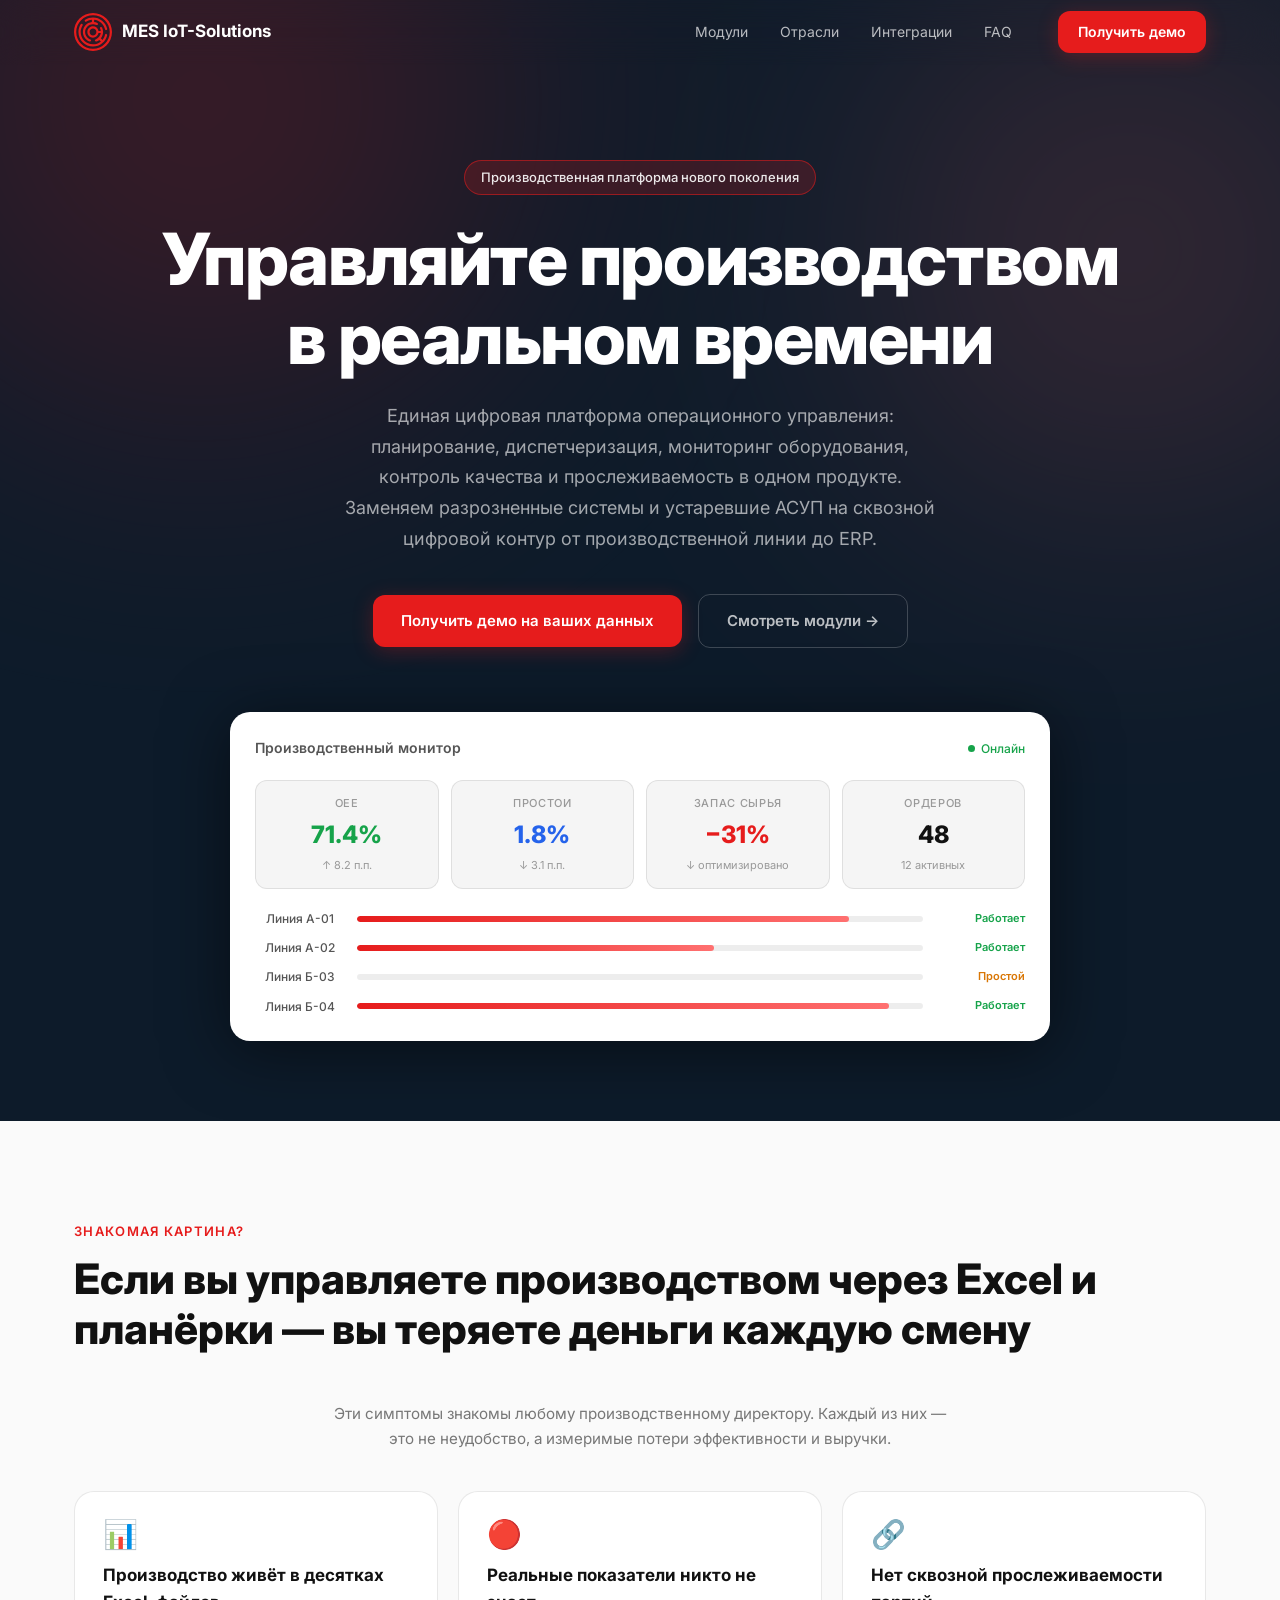
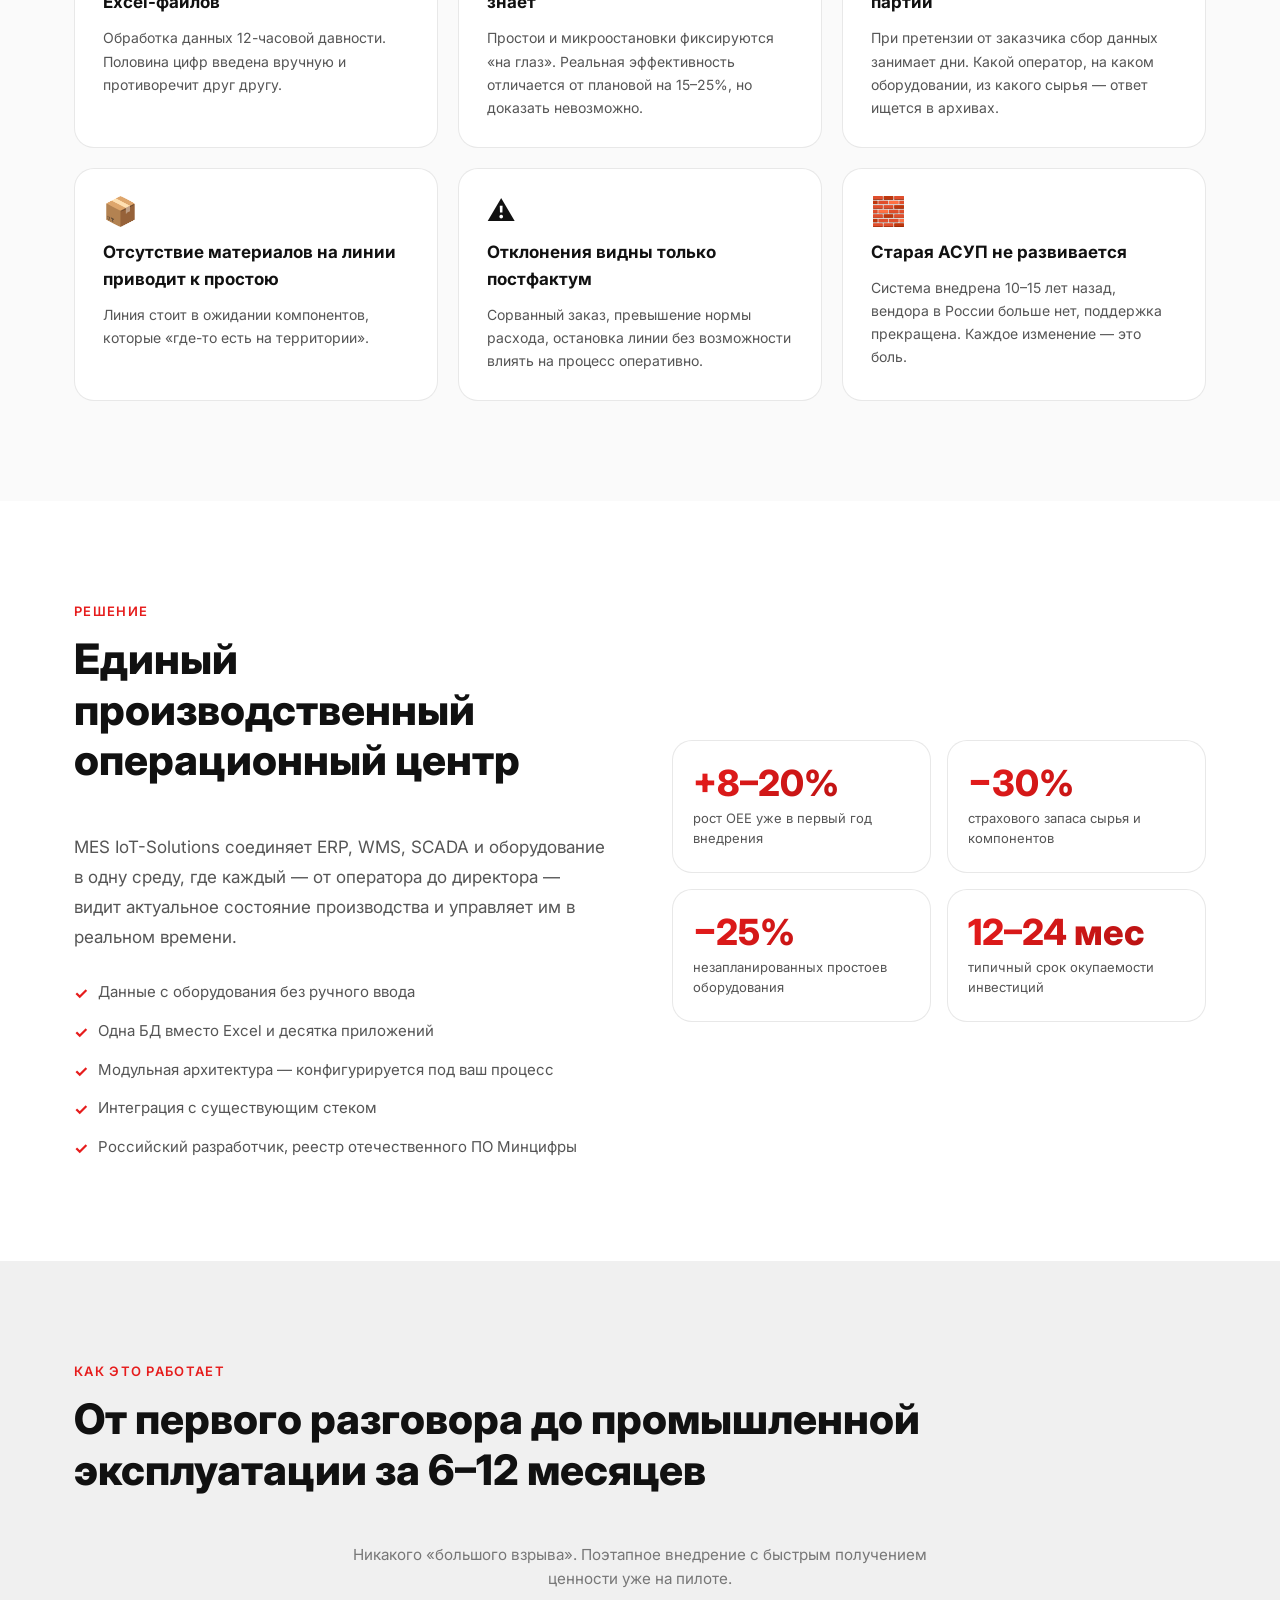
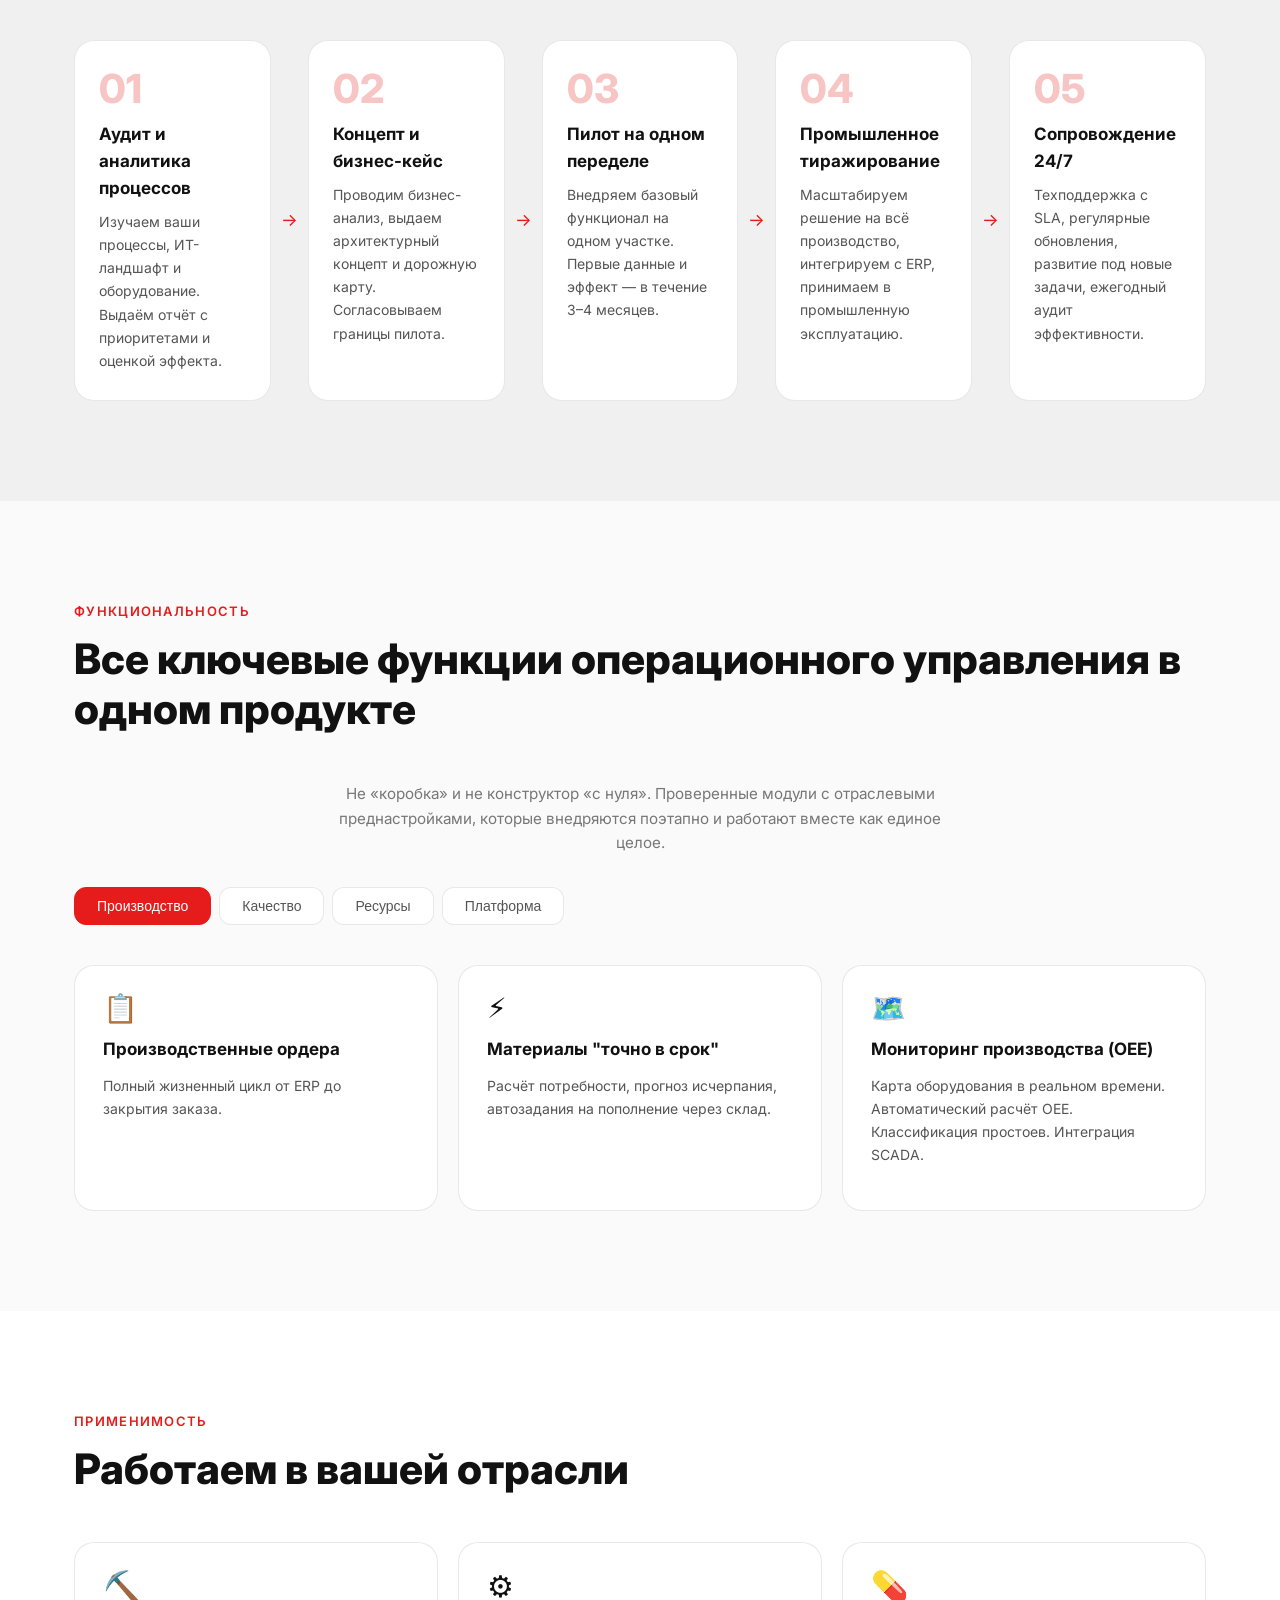
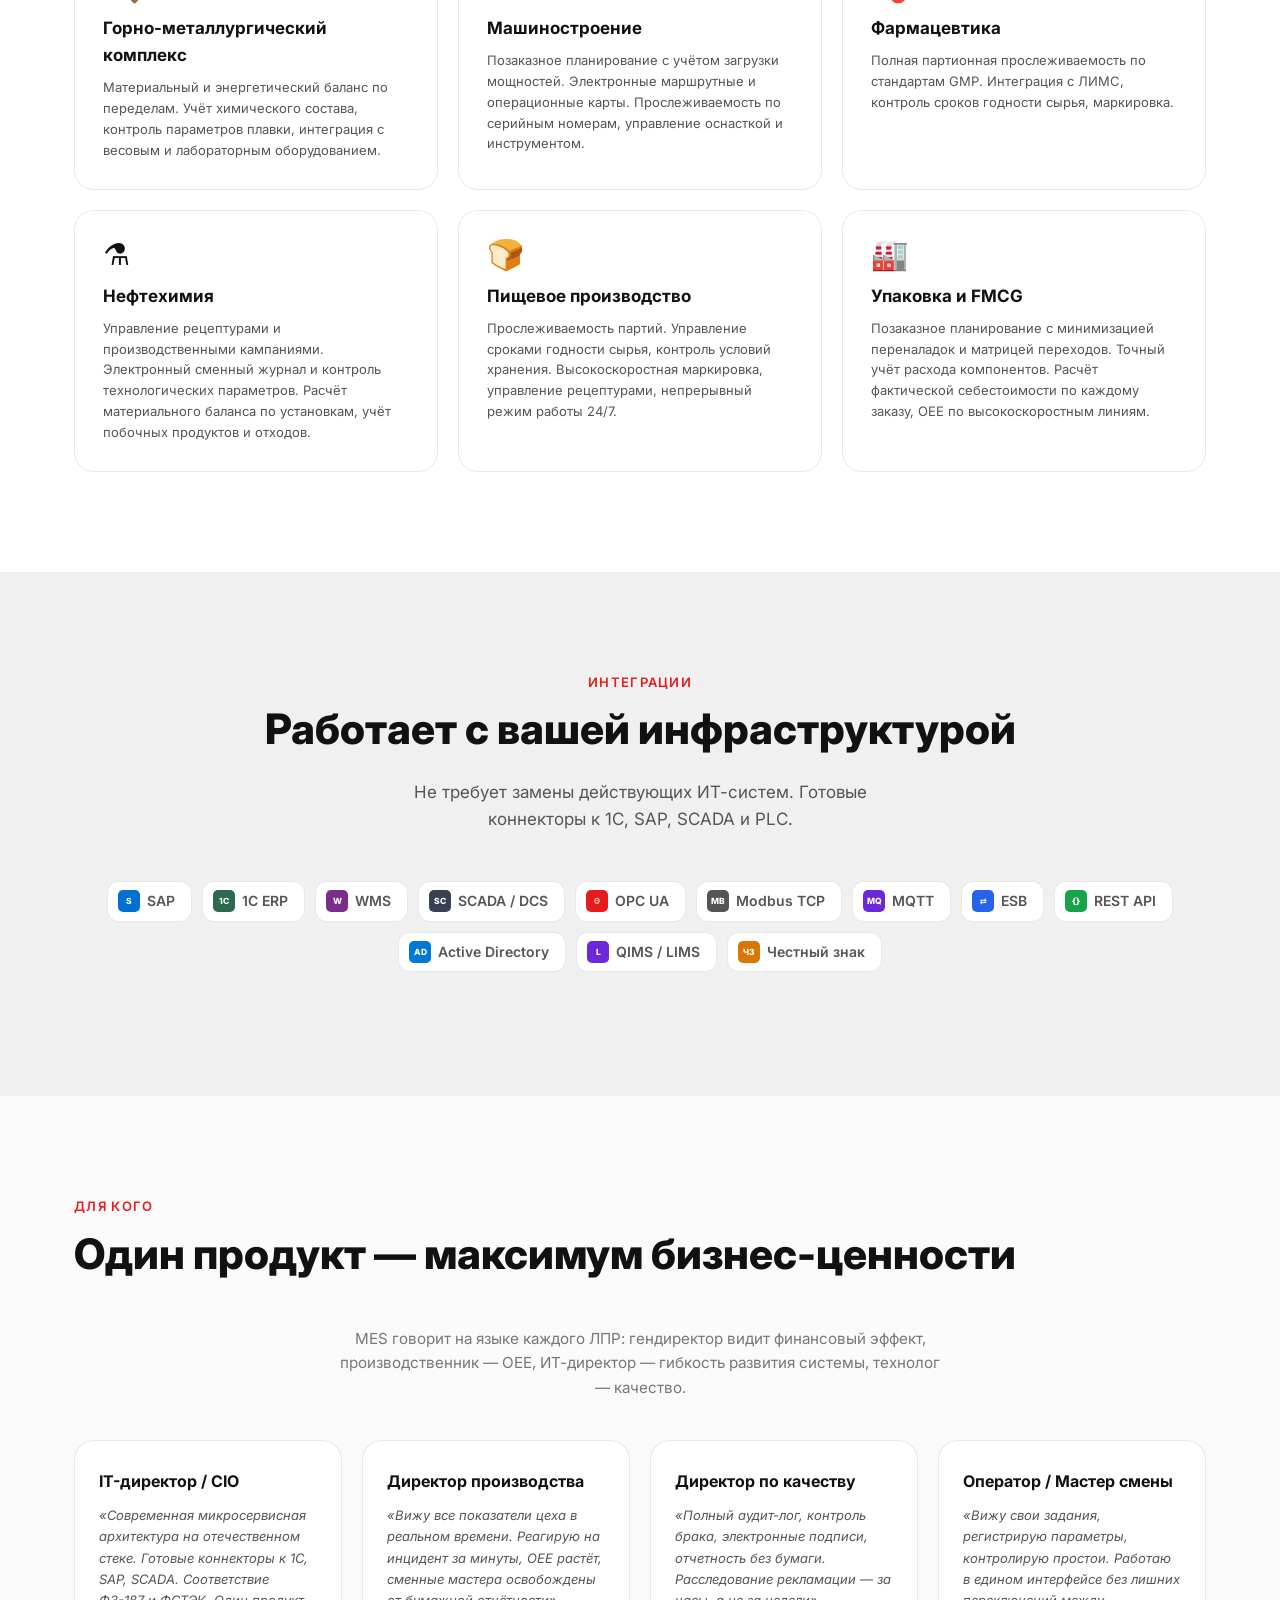
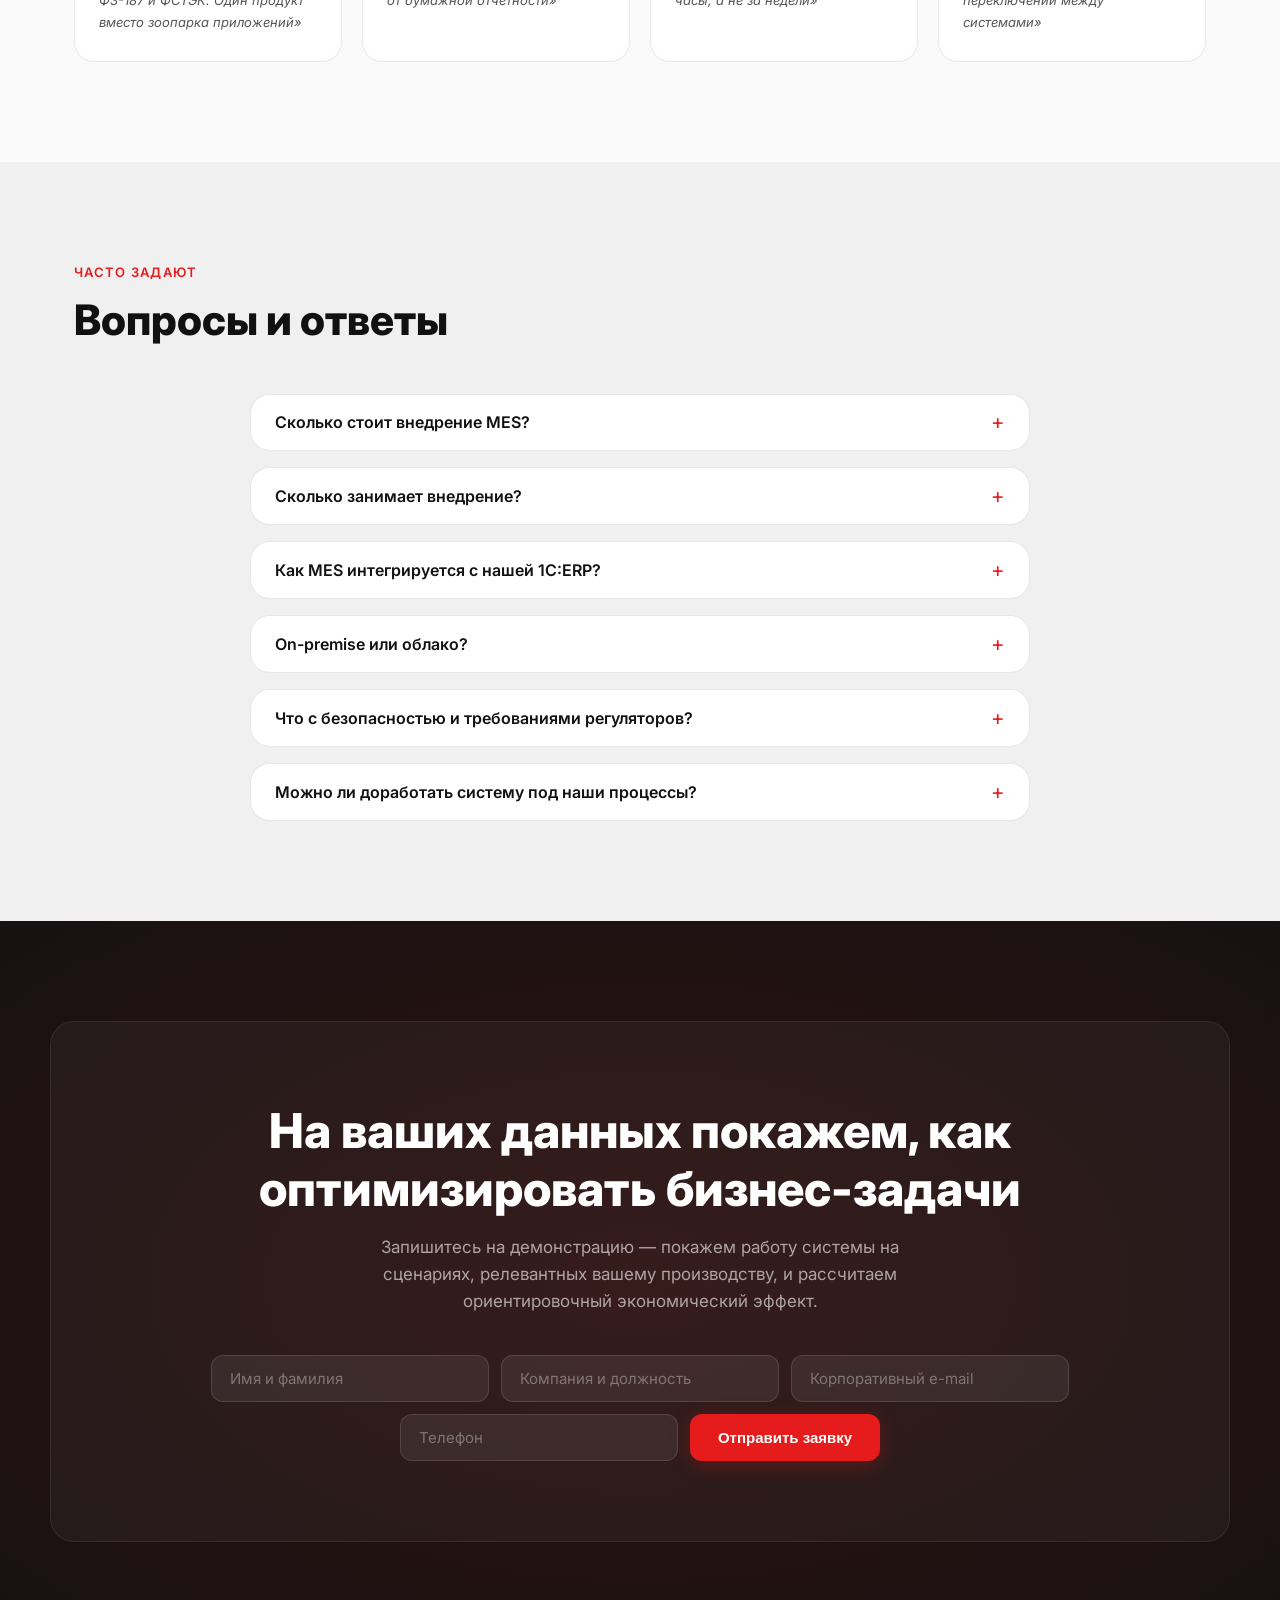
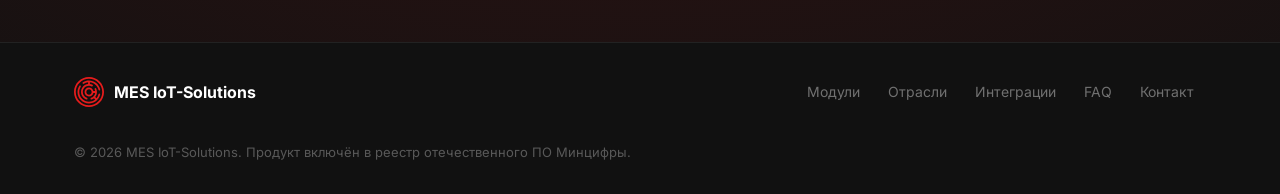
<file: index.html>
<!DOCTYPE html>
<html lang="ru">
<head>
  <meta charset="UTF-8" />
  <meta name="viewport" content="width=device-width, initial-scale=1.0" />
  <title>MES IoT-Solutions — Российская производственная система реального времени</title>
  <meta name="description" content="Промышленная MES-система от российского разработчика. Единая платформа: планирование, мониторинг OEE, качество, ТОиР, прослеживаемость. Интеграция с 1С и SAP." />
  <link rel="stylesheet" href="styles.css" />
  <link rel="preconnect" href="https://fonts.googleapis.com" />
  <link href="https://fonts.googleapis.com/css2?family=Inter:wght@300;400;500;600;700;800&display=swap" rel="stylesheet" />
</head>
<body>

  <!-- NAV -->
  <nav class="nav" id="nav">
    <div class="container nav__inner">
      <a href="#" class="nav__logo">
        <svg width="38" height="38" viewBox="0 0 92 92" fill="none" xmlns="http://www.w3.org/2000/svg" aria-hidden="true" style="flex-shrink:0">
          <path d="M21.5625 46C21.5625 56.359 28.1356 65.6278 37.9189 69.0643C39.3234 69.5576 40.8618 68.8192 41.3553 67.4146C41.8487 66.0102 41.11 64.4717 39.7055 63.9783C32.078 61.2991 26.9531 54.0741 26.9531 46C26.9531 35.4974 35.4974 26.9531 46 26.9531C48.8905 26.9531 51.6673 27.5867 54.2538 28.8359C55.5942 29.4838 57.2055 28.9218 57.8531 27.5815C58.5007 26.2412 57.939 24.6298 56.5985 23.9822C54.0883 22.7695 51.4395 22.009 48.6953 21.7091V16.2966C61.7027 17.4897 72.2824 26.9891 75.0947 39.4083C75.4228 40.8575 76.8633 41.7709 78.3186 41.4419C79.7705 41.1132 80.6808 39.6698 80.3521 38.2179C76.8019 22.5386 62.7438 10.7812 46 10.7812C39.3338 10.7812 32.8392 12.661 27.2185 16.2172C25.9605 17.013 25.5859 18.6782 26.3819 19.936C27.1777 21.1941 28.8431 21.5686 30.1007 20.7726C34.0966 18.2444 38.6157 16.7217 43.3047 16.2978V21.7118C31.0935 23.0579 21.5625 33.4361 21.5625 46Z" fill="#E61C1C"/>
          <path d="M78.3182 50.5587C76.8669 50.2299 75.4231 51.1404 75.0943 52.5922C74.0553 57.1809 71.909 61.4729 68.8974 65.0857L65.0704 61.2587C68.462 57.0183 70.4375 51.674 70.4375 46C70.4375 42.2907 69.6235 38.7248 68.0178 35.4013C67.3702 34.0612 65.759 33.4995 64.4183 34.1469C63.078 34.7945 62.5163 36.406 63.1639 37.7464C64.0198 39.518 64.5865 41.379 64.8586 43.3047H59.388C58.133 37.0613 52.6077 32.3438 46.0002 32.3438C38.47 32.3438 32.3439 38.4699 32.3439 46C32.3439 53.5302 38.47 59.6563 46.0002 59.6563C52.6077 59.6563 58.133 54.9388 59.388 48.6953H64.8516C63.8548 55.6464 59.0613 61.6016 52.2945 63.9785C50.8902 64.4719 50.1515 66.0104 50.6447 67.4148C51.1382 68.8193 52.6766 69.5578 54.0811 69.0645C56.734 68.1327 59.1483 66.769 61.2621 65.0739L65.0887 68.9005C59.7206 73.384 52.9235 75.8282 46 75.8282C29.5527 75.8282 16.1719 62.4474 16.1719 46C16.1719 40.3557 17.7628 34.858 20.7726 30.1009C21.5686 28.8429 21.194 27.1779 19.936 26.3821C18.678 25.5863 17.0132 25.9607 16.2172 27.2187C12.661 32.8394 10.7812 39.3338 10.7812 46C10.7812 65.4198 26.5803 81.2188 46 81.2188C62.7442 81.2188 76.8013 69.462 80.3519 53.7827C80.6806 52.331 79.7701 50.8875 78.3182 50.5587ZM46 54.2657C41.4424 54.2657 37.7344 50.5576 37.7344 46C37.7344 41.4424 41.4424 37.7344 46 37.7344C50.5576 37.7344 54.2656 41.4424 54.2656 46C54.2656 50.5576 50.5576 54.2657 46 54.2657Z" fill="#E61C1C"/>
          <path d="M46 0C20.5771 0 0 20.5737 0 46C0 71.4229 20.5737 92 46 92C71.4227 92 92 71.4263 92 46C92 20.5771 71.4263 0 46 0ZM46 86.6094C23.5565 86.6094 5.39062 68.4467 5.39062 46C5.39062 23.5565 23.5533 5.39062 46 5.39062C68.4433 5.39062 86.6094 23.5531 86.6094 46C86.6094 68.4433 68.4469 86.6094 46 86.6094Z" fill="#E61C1C"/>
        </svg>
        MES IoT-Solutions
      </a>
      <ul class="nav__links">
        <li><a href="#modules">Модули</a></li>
        <li><a href="#industries">Отрасли</a></li>
        <li><a href="#integrations">Интеграции</a></li>
        <li><a href="#faq">FAQ</a></li>
      </ul>
      <a href="#cta" class="btn btn--primary btn--sm">Получить демо</a>
      <button class="nav__burger" id="burger" aria-label="Меню">
        <span></span><span></span><span></span>
      </button>
    </div>
  </nav>

  <!-- HERO -->
  <section class="hero">
    <div class="hero__glow hero__glow--1"></div>
    <div class="hero__glow hero__glow--2"></div>
    <div class="container hero__inner">
      <div class="hero__badge fade-in">Производственная платформа нового поколения</div>
      <h1 class="hero__title fade-in">
        Управляйте производством<br />
        <span class="gradient-text">в реальном времени</span>
      </h1>
      <p class="hero__sub fade-in">
        Единая цифровая платформа операционного управления: планирование, диспетчеризация, мониторинг оборудования, контроль качества и прослеживаемость в одном продукте. Заменяем разрозненные системы и устаревшие АСУП на сквозной цифровой контур от производственной линии до ERP.
      </p>
      <div class="hero__actions fade-in">
        <a href="#cta" class="btn btn--primary">Получить демо на ваших данных</a>
        <a href="#modules" class="btn btn--ghost">Смотреть модули →</a>
      </div>
      <div class="hero__dashboard fade-in" aria-hidden="true">
        <div class="dashboard">
          <div class="dashboard__header">
            <div class="dashboard__title">Производственный монитор</div>
            <div class="dashboard__live"><span class="dot dot--green"></span>Онлайн</div>
          </div>
          <div class="dashboard__grid">
            <div class="dashboard__kpi">
              <div class="kpi__label">OEE</div>
              <div class="kpi__value kpi__value--green">71.4%</div>
              <div class="kpi__delta">↑ 8.2 п.п.</div>
            </div>
            <div class="dashboard__kpi">
              <div class="kpi__label">Простои</div>
              <div class="kpi__value kpi__value--blue">1.8%</div>
              <div class="kpi__delta">↓ 3.1 п.п.</div>
            </div>
            <div class="dashboard__kpi">
              <div class="kpi__label">Запас сырья</div>
              <div class="kpi__value kpi__value--purple">−31%</div>
              <div class="kpi__delta">↓ оптимизировано</div>
            </div>
            <div class="dashboard__kpi">
              <div class="kpi__label">Ордеров</div>
              <div class="kpi__value">48</div>
              <div class="kpi__delta">12 активных</div>
            </div>
          </div>
          <div class="dashboard__lines">
            <div class="line-row">
              <div class="line-row__name">Линия А-01</div>
              <div class="line-row__bar"><div class="line-row__fill" style="width:87%"></div></div>
              <div class="line-row__status status--green">Работает</div>
            </div>
            <div class="line-row">
              <div class="line-row__name">Линия А-02</div>
              <div class="line-row__bar"><div class="line-row__fill" style="width:63%"></div></div>
              <div class="line-row__status status--green">Работает</div>
            </div>
            <div class="line-row">
              <div class="line-row__name">Линия Б-03</div>
              <div class="line-row__bar"><div class="line-row__fill" style="width:0%"></div></div>
              <div class="line-row__status status--yellow">Простой</div>
            </div>
            <div class="line-row">
              <div class="line-row__name">Линия Б-04</div>
              <div class="line-row__bar"><div class="line-row__fill" style="width:94%"></div></div>
              <div class="line-row__status status--green">Работает</div>
            </div>
          </div>
        </div>
      </div>
    </div>
  </section>

  <!-- PAIN POINTS -->
  <section class="pain section">
    <div class="container">
      <div class="section__label reveal">Знакомая картина?</div>
      <h2 class="section__title reveal">Если вы управляете производством через Excel и планёрки — вы теряете деньги каждую смену</h2>
      <p style="text-align:center;color:var(--muted);max-width:640px;margin:0 auto 2.5rem;font-size:.95rem;" class="reveal">
        Эти симптомы знакомы любому производственному директору. Каждый из них — это не неудобство, а измеримые потери эффективности и выручки.
      </p>
      <div class="pain__grid">
        <div class="pain__card reveal">
          <div class="pain__icon">📊</div>
          <h3>Производство живёт в десятках Excel-файлов</h3>
          <p>Обработка данных 12-часовой давности. Половина цифр введена вручную и противоречит друг другу.</p>
        </div>
        <div class="pain__card reveal">
          <div class="pain__icon">🔴</div>
          <h3>Реальные показатели никто не знает</h3>
          <p>Простои и микроостановки фиксируются «на глаз». Реальная эффективность отличается от плановой на 15–25%, но доказать невозможно.</p>
        </div>
        <div class="pain__card reveal">
          <div class="pain__icon">🔗</div>
          <h3>Нет сквозной прослеживаемости партий</h3>
          <p>При претензии от заказчика сбор данных занимает дни. Какой оператор, на каком оборудовании, из какого сырья — ответ ищется в архивах.</p>
        </div>
        <div class="pain__card reveal">
          <div class="pain__icon">📦</div>
          <h3>Отсутствие материалов на линии приводит к простою</h3>
          <p>Линия стоит в ожидании компонентов, которые «где-то есть на территории».</p>
        </div>
        <div class="pain__card reveal">
          <div class="pain__icon">⚠️</div>
          <h3>Отклонения видны только постфактум</h3>
          <p>Сорванный заказ, превышение нормы расхода, остановка линии без возможности влиять на процесс оперативно.</p>
        </div>
        <div class="pain__card reveal">
          <div class="pain__icon">🧱</div>
          <h3>Старая АСУП не развивается</h3>
          <p>Система внедрена 10–15 лет назад, вендора в России больше нет, поддержка прекращена. Каждое изменение — это боль.</p>
        </div>
      </div>
    </div>
  </section>

  <!-- SOLUTION -->
  <section class="solution section">
    <div class="container">
      <div class="solution__inner">
        <div class="solution__text reveal">
          <div class="section__label">Решение</div>
          <h2 class="section__title">Единый производственный операционный центр</h2>
          <p class="solution__desc">
            MES IoT-Solutions соединяет ERP, WMS, SCADA и оборудование в одну среду, где каждый — от оператора до директора — видит актуальное состояние производства и управляет им в реальном времени.
          </p>
          <ul class="solution__list">
            <li><span class="check">✓</span> Данные с оборудования без ручного ввода</li>
            <li><span class="check">✓</span> Одна БД вместо Excel и десятка приложений</li>
            <li><span class="check">✓</span> Модульная архитектура — конфигурируется под ваш процесс</li>
            <li><span class="check">✓</span> Интеграция с существующим стеком</li>
            <li><span class="check">✓</span> Российский разработчик, реестр отечественного ПО Минцифры</li>
          </ul>
        </div>
        <div class="solution__numbers reveal">
          <div class="stat__card">
            <div class="stat__value gradient-text">+8–<span class="count-up" data-target="20">20</span>%</div>
            <div class="stat__label">рост OEE уже в первый год внедрения</div>
          </div>
          <div class="stat__card">
            <div class="stat__value gradient-text">−<span class="count-up" data-target="30">30</span>%</div>
            <div class="stat__label">страхового запаса сырья и компонентов</div>
          </div>
          <div class="stat__card">
            <div class="stat__value gradient-text">−<span class="count-up" data-target="25">25</span>%</div>
            <div class="stat__label">незапланированных простоев оборудования</div>
          </div>
          <div class="stat__card">
            <div class="stat__value gradient-text">12–<span class="count-up" data-target="24">24</span> мес</div>
            <div class="stat__label">типичный срок окупаемости инвестиций</div>
          </div>
        </div>
      </div>
    </div>
  </section>

  <!-- HOW IT WORKS -->
  <section class="how section">
    <div class="container">
      <div class="section__label reveal">Как это работает</div>
      <h2 class="section__title reveal">От первого разговора до промышленной эксплуатации за 6–12 месяцев</h2>
      <p style="text-align:center;color:var(--muted);max-width:600px;margin:0 auto 3rem;font-size:.95rem;" class="reveal">
        Никакого «большого взрыва». Поэтапное внедрение с быстрым получением ценности уже на пилоте.
      </p>
      <div class="how__steps">
        <div class="how__step reveal">
          <div class="how__num">01</div>
          <h3>Аудит и аналитика процессов</h3>
          <p>Изучаем ваши процессы, ИТ-ландшафт и оборудование. Выдаём отчёт с приоритетами и оценкой эффекта.</p>
        </div>
        <div class="how__arrow reveal">→</div>
        <div class="how__step reveal">
          <div class="how__num">02</div>
          <h3>Концепт и бизнес-кейс</h3>
          <p>Проводим бизнес-анализ, выдаем архитектурный концепт и дорожную карту. Согласовываем границы пилота.</p>
        </div>
        <div class="how__arrow reveal">→</div>
        <div class="how__step reveal">
          <div class="how__num">03</div>
          <h3>Пилот на одном переделе</h3>
          <p>Внедряем базовый функционал на одном участке. Первые данные и эффект — в течение 3–4 месяцев.</p>
        </div>
        <div class="how__arrow reveal">→</div>
        <div class="how__step reveal">
          <div class="how__num">04</div>
          <h3>Промышленное тиражирование</h3>
          <p>Масштабируем решение на всё производство, интегрируем с ERP, принимаем в промышленную эксплуатацию.</p>
        </div>
        <div class="how__arrow reveal">→</div>
        <div class="how__step reveal">
          <div class="how__num">05</div>
          <h3>Сопровождение 24/7</h3>
          <p>Техподдержка с SLA, регулярные обновления, развитие под новые задачи, ежегодный аудит эффективности.</p>
        </div>
      </div>
    </div>
  </section>

  <!-- MODULES -->
  <section class="modules section" id="modules">
    <div class="container">
      <div class="section__label reveal">Функциональность</div>
      <h2 class="section__title reveal">Все ключевые функции операционного управления в одном продукте</h2>
      <p style="text-align:center;color:var(--muted);max-width:620px;margin:0 auto 2rem;font-size:.95rem;" class="reveal">
        Не «коробка» и не конструктор «с нуля». Проверенные модули с отраслевыми преднастройками, которые внедряются поэтапно и работают вместе как единое целое.
      </p>
      <div class="tabs reveal">
        <button class="tab tab--active" data-tab="production">Производство</button>
        <button class="tab" data-tab="quality">Качество</button>
        <button class="tab" data-tab="resources">Ресурсы</button>
        <button class="tab" data-tab="platform">Платформа</button>
      </div>
      <div class="modules__grid" id="modules-grid">

        <!-- PRODUCTION -->
        <div class="module__card reveal" data-group="production">
          <div class="module__icon">📋</div>
          <h3>Производственные ордера</h3>
          <p>Полный жизненный цикл от ERP до закрытия заказа.</p>
        </div>
        <div class="module__card reveal" data-group="production">
          <div class="module__icon">⚡</div>
          <h3>Материалы "точно в срок"</h3>
          <p>Расчёт потребности, прогноз исчерпания, автозадания на пополнение через склад.</p>
        </div>
        <div class="module__card reveal" data-group="production">
          <div class="module__icon">🗺️</div>
          <h3>Мониторинг производства (OEE)</h3>
          <p>Карта оборудования в реальном времени. Автоматический расчёт OEE. Классификация простоев. Интеграция SCADA.</p>
        </div>

        <!-- QUALITY -->
        <div class="module__card reveal" data-group="quality" style="display:none">
          <div class="module__icon">🔍</div>
          <h3>Прослеживаемость партий</h3>
          <p>Сквозная цепочка от сырья до готовой продукции. Быстрый отзыв партии.</p>
        </div>
        <div class="module__card reveal" data-group="quality" style="display:none">
          <div class="module__icon">✅</div>
          <h3>Управление качеством</h3>
          <p>Контрольные точки, карантин продукции, несоответствия, протоколы испытаний.</p>
        </div>
        <div class="module__card reveal" data-group="quality" style="display:none">
          <div class="module__icon">🔄</div>
          <h3>Переходы</h3>
          <p>Матрица переходов между заказами, электронный чек-лист, электронная подпись вместо бумаги, анализ потерь при переналадке.</p>
        </div>

        <!-- RESOURCES -->
        <div class="module__card reveal" data-group="resources" style="display:none">
          <div class="module__icon">♻️</div>
          <h3>Возвратные материалы</h3>
          <p>Учёт брака, транспортные задания на переработку, прогноз загрузки линий переработки, фактический выход.</p>
        </div>
        <div class="module__card reveal" data-group="resources" style="display:none">
          <div class="module__icon">📦</div>
          <h3>Побочный продукт</h3>
          <p>Автовзвешивание, печать этикеток, отправка в ERP одной кнопкой.</p>
        </div>
        <div class="module__card reveal" data-group="resources" style="display:none">
          <div class="module__icon">🔧</div>
          <h3>ТОиР</h3>
          <p>Тикет-система, графики ППР, калибровки, история оборудования, заявки на ремонт, привязка к простоям.</p>
        </div>

        <!-- PLATFORM -->
        <div class="module__card reveal" data-group="platform" style="display:none">
          <div class="module__icon">📈</div>
          <h3>Аналитика и BI</h3>
          <p>Конструктор отчётов, преднастроенные дашборды OEE / качество / материалы, ML-прогнозы, экспорт Excel / PDF.</p>
        </div>
        <div class="module__card reveal" data-group="platform" style="display:none">
          <div class="module__icon">🏷️</div>
          <h3>Маркировка и этикетирование</h3>
          <p>Автопечать на всех участках. EAN-128, QR, RFID. Интеграция с национальной системой маркировки товаров Честный ЗНАК.</p>
        </div>
        <div class="module__card reveal" data-group="platform" style="display:none">
          <div class="module__icon">🔐</div>
          <h3>Безопасность и администрирование</h3>
          <p>RBAC на базе Active Directory, аудит-лог, OAuth 2.0, соответствие ФЗ-187, ФСТЭК.</p>
        </div>

      </div>
    </div>
  </section>

  <!-- INDUSTRIES -->
  <section class="industries section" id="industries">
    <div class="container">
      <div class="section__label reveal">Применимость</div>
      <h2 class="section__title reveal">Работаем в вашей отрасли</h2>
      <div class="industries__grid">
        <div class="industry__card reveal">
          <div class="industry__icon">⛏️</div>
          <h3>Горно-металлургический комплекс</h3>
          <p>Материальный и энергетический баланс по переделам. Учёт химического состава, контроль параметров плавки, интеграция с весовым и лабораторным оборудованием.</p>
        </div>
        <div class="industry__card reveal">
          <div class="industry__icon">⚙️</div>
          <h3>Машиностроение</h3>
          <p>Позаказное планирование с учётом загрузки мощностей. Электронные маршрутные и операционные карты. Прослеживаемость по серийным номерам, управление оснасткой и инструментом.</p>
        </div>
        <div class="industry__card reveal">
          <div class="industry__icon">💊</div>
          <h3>Фармацевтика</h3>
          <p>Полная партионная прослеживаемость по стандартам GMP. Интеграция с ЛИМС, контроль сроков годности сырья, маркировка.</p>
        </div>
        <div class="industry__card reveal">
          <div class="industry__icon">⚗️</div>
          <h3>Нефтехимия</h3>
          <p>Управление рецептурами и производственными кампаниями. Электронный сменный журнал и контроль технологических параметров. Расчёт материального баланса по установкам, учёт побочных продуктов и отходов.</p>
        </div>
        <div class="industry__card reveal">
          <div class="industry__icon">🍞</div>
          <h3>Пищевое производство</h3>
          <p>Прослеживаемость партий. Управление сроками годности сырья, контроль условий хранения. Высокоскоростная маркировка, управление рецептурами, непрерывный режим работы 24/7.</p>
        </div>
        <div class="industry__card reveal">
          <div class="industry__icon">🏭</div>
          <h3>Упаковка и FMCG</h3>
          <p>Позаказное планирование с минимизацией переналадок и матрицей переходов. Точный учёт расхода компонентов. Расчёт фактической себестоимости по каждому заказу, OEE по высокоскоростным линиям.</p>
        </div>
      </div>
    </div>
  </section>

  <!-- INTEGRATIONS -->
  <section class="integrations section" id="integrations">
    <div class="container">
      <div class="section__label reveal">Интеграции</div>
      <h2 class="section__title reveal">Работает с вашей инфраструктурой</h2>
      <p class="integrations__sub reveal">Не требует замены действующих ИТ-систем. Готовые коннекторы к 1С, SAP, SCADA и PLC.</p>
      <div class="integrations__row reveal">
        <div class="integ__badge"><span class="integ__logo" style="background:#0070D2">S</span>SAP</div>
        <div class="integ__badge"><span class="integ__logo" style="background:#2D6A4F">1С</span>1С ERP</div>
        <div class="integ__badge"><span class="integ__logo" style="background:#7B2D8B">W</span>WMS</div>
        <div class="integ__badge"><span class="integ__logo" style="background:#374151">SC</span>SCADA / DCS</div>
        <div class="integ__badge"><span class="integ__logo" style="background:#E61C1C">⚙</span>OPC UA</div>
        <div class="integ__badge"><span class="integ__logo" style="background:#555">MB</span>Modbus TCP</div>
        <div class="integ__badge"><span class="integ__logo" style="background:#6D28D9">MQ</span>MQTT</div>
        <div class="integ__badge"><span class="integ__logo" style="background:#2563EB">⇄</span>ESB</div>
        <div class="integ__badge"><span class="integ__logo" style="background:#16A34A">{}</span>REST API</div>
        <div class="integ__badge"><span class="integ__logo" style="background:#0078D4">AD</span>Active Directory</div>
        <div class="integ__badge"><span class="integ__logo" style="background:#6D28D9">L</span>QIMS / LIMS</div>
        <div class="integ__badge"><span class="integ__logo" style="background:#D97706">ЧЗ</span>Честный знак</div>
      </div>
    </div>
  </section>

  <!-- ROLES -->
  <section class="roles section">
    <div class="container">
      <div class="section__label reveal">Для кого</div>
      <h2 class="section__title reveal">Один продукт — максимум бизнес-ценности</h2>
      <p style="text-align:center;color:var(--muted);max-width:600px;margin:0 auto 2.5rem;font-size:.95rem;" class="reveal">
        MES говорит на языке каждого ЛПР: гендиректор видит финансовый эффект, производственник — OEE, ИТ-директор — гибкость развития системы, технолог — качество.
      </p>
      <div class="roles__grid">
        <div class="role__card reveal">
          <h3>IT-директор / CIO</h3>
          <p>«Современная микросервисная архитектура на отечественном стеке. Готовые коннекторы к 1С, SAP, SCADA. Соответствие ФЗ-187 и ФСТЭК. Один продукт вместо зоопарка приложений»</p>
        </div>
        <div class="role__card reveal">
          <h3>Директор производства</h3>
          <p>«Вижу все показатели цеха в реальном времени. Реагирую на инцидент за минуты, OEE растёт, сменные мастера освобождены от бумажной отчётности»</p>
        </div>
        <div class="role__card reveal">
          <h3>Директор по качеству</h3>
          <p>«Полный аудит-лог, контроль брака, электронные подписи, отчетность без бумаги. Расследование рекламации — за часы, а не за недели»</p>
        </div>
        <div class="role__card reveal">
          <h3>Оператор / Мастер смены</h3>
          <p>«Вижу свои задания, регистрирую параметры, контролирую простои. Работаю в едином интерфейсе без лишних переключений между системами»
    </div>
  </section>

  <!-- FAQ -->
  <section class="faq section" id="faq">
    <div class="container">
      <div class="section__label reveal">Часто задают</div>
      <h2 class="section__title reveal">Вопросы и ответы</h2>
      <div class="faq__list reveal">
        <div class="faq__item">
          <button class="faq__q">Сколько стоит внедрение MES?</button>
          <div class="faq__a">Стоимость зависит от масштаба и набора модулей. Ориентиры: пилот на одном переделе — от 5 до 15 млн рублей.</div>
        </div>
        <div class="faq__item">
          <button class="faq__q">Сколько занимает внедрение?</button>
          <div class="faq__a">Первый измеримый эффект на пилоте — 3–4 месяца. Полноценное внедрение на одной площадке — 9–12 месяцев. Корпоративное тиражирование на холдинг — 18–36 месяцев. Каждый этап даёт самостоятельную ценность и не требует ждать «финального запуска».</div>
        </div>
        <div class="faq__item">
          <button class="faq__q">Как MES интегрируется с нашей 1С:ERP?</button>
          <div class="faq__a">Готовый коннектор к 1С. Типовая интеграция: передача заказов на производство из ERP в MES, возврат фактических данных по выпуску, расходу и качеству, синхронизация НСИ. Базовая интеграция настраивается за 2 недели.</div>
        </div>
        <div class="faq__item">
          <button class="faq__q">On-premise или облако?</button>
          <div class="faq__a">Поддерживаем оба варианта. Большинство промышленных заказчиков выбирают on-premise — критичная инфраструктура остаётся в периметре предприятия (требования КИИ и ФСТЭК). Для холдингов и пилотов — развёртывание в российском облаке. Гибридные сценарии тоже наша практика.</div>
        </div>
        <div class="faq__item">
          <button class="faq__q">Что с безопасностью и требованиями регуляторов?</button>
          <div class="faq__a">Продукт соответствует требованиям ФЗ-187 «О безопасности КИИ», приказам ФСТЭК №31 и №239, ГОСТ Р МЭК 62443. Поддерживается Active Directory / LDAP, RBAC, журналирование действий, шифрование каналов. По запросу — полный пакет документации для аудита ИБ.</div>
        </div>
        <div class="faq__item">
          <button class="faq__q">Можно ли доработать систему под наши процессы?</button>
          <div class="faq__a">Да. Архитектура изначально проектировалась под кастомизацию: бизнес-логика выносится в конфигурацию, есть конструктор отчётов и дашбордов. Сложные доработки выполняются нашей командой и становятся частью основного релиза — поддерживаются нами в дальнейшем.</div>
        </div>
      </div>
    </div>
  </section>

  <!-- CTA -->
  <section class="cta section" id="cta">
    <div class="cta__glow"></div>
    <div class="container cta__inner reveal">
      <h2 class="cta__title">На ваших данных покажем, как оптимизировать бизнес-задачи</h2>
      <p class="cta__sub">Запишитесь на демонстрацию — покажем работу системы на сценариях, релевантных вашему производству, и рассчитаем ориентировочный экономический эффект.</p>
      <div class="cta__actions">
        <form class="cta__form" id="cta-form">
          <input class="cta__input" type="text" placeholder="Имя и фамилия" required />
          <input class="cta__input" type="text" placeholder="Компания и должность" required />
          <input class="cta__input" type="email" placeholder="Корпоративный e-mail" required />
          <input class="cta__input" type="tel" placeholder="Телефон" required />
          <button class="btn btn--primary" type="submit">Отправить заявку</button>
        </form>
      </div>
    </div>
  </section>

  <!-- FOOTER -->
  <footer class="footer">
    <div class="container footer__inner">
      <div class="footer__brand">
        <svg width="30" height="30" viewBox="0 0 92 92" fill="none" xmlns="http://www.w3.org/2000/svg" aria-hidden="true" style="flex-shrink:0">
          <path d="M21.5625 46C21.5625 56.359 28.1356 65.6278 37.9189 69.0643C39.3234 69.5576 40.8618 68.8192 41.3553 67.4146C41.8487 66.0102 41.11 64.4717 39.7055 63.9783C32.078 61.2991 26.9531 54.0741 26.9531 46C26.9531 35.4974 35.4974 26.9531 46 26.9531C48.8905 26.9531 51.6673 27.5867 54.2538 28.8359C55.5942 29.4838 57.2055 28.9218 57.8531 27.5815C58.5007 26.2412 57.939 24.6298 56.5985 23.9822C54.0883 22.7695 51.4395 22.009 48.6953 21.7091V16.2966C61.7027 17.4897 72.2824 26.9891 75.0947 39.4083C75.4228 40.8575 76.8633 41.7709 78.3186 41.4419C79.7705 41.1132 80.6808 39.6698 80.3521 38.2179C76.8019 22.5386 62.7438 10.7812 46 10.7812C39.3338 10.7812 32.8392 12.661 27.2185 16.2172C25.9605 17.013 25.5859 18.6782 26.3819 19.936C27.1777 21.1941 28.8431 21.5686 30.1007 20.7726C34.0966 18.2444 38.6157 16.7217 43.3047 16.2978V21.7118C31.0935 23.0579 21.5625 33.4361 21.5625 46Z" fill="#E61C1C"/>
          <path d="M78.3182 50.5587C76.8669 50.2299 75.4231 51.1404 75.0943 52.5922C74.0553 57.1809 71.909 61.4729 68.8974 65.0857L65.0704 61.2587C68.462 57.0183 70.4375 51.674 70.4375 46C70.4375 42.2907 69.6235 38.7248 68.0178 35.4013C67.3702 34.0612 65.759 33.4995 64.4183 34.1469C63.078 34.7945 62.5163 36.406 63.1639 37.7464C64.0198 39.518 64.5865 41.379 64.8586 43.3047H59.388C58.133 37.0613 52.6077 32.3438 46.0002 32.3438C38.47 32.3438 32.3439 38.4699 32.3439 46C32.3439 53.5302 38.47 59.6563 46.0002 59.6563C52.6077 59.6563 58.133 54.9388 59.388 48.6953H64.8516C63.8548 55.6464 59.0613 61.6016 52.2945 63.9785C50.8902 64.4719 50.1515 66.0104 50.6447 67.4148C51.1382 68.8193 52.6766 69.5578 54.0811 69.0645C56.734 68.1327 59.1483 66.769 61.2621 65.0739L65.0887 68.9005C59.7206 73.384 52.9235 75.8282 46 75.8282C29.5527 75.8282 16.1719 62.4474 16.1719 46C16.1719 40.3557 17.7628 34.858 20.7726 30.1009C21.5686 28.8429 21.194 27.1779 19.936 26.3821C18.678 25.5863 17.0132 25.9607 16.2172 27.2187C12.661 32.8394 10.7812 39.3338 10.7812 46C10.7812 65.4198 26.5803 81.2188 46 81.2188C62.7442 81.2188 76.8013 69.462 80.3519 53.7827C80.6806 52.331 79.7701 50.8875 78.3182 50.5587ZM46 54.2657C41.4424 54.2657 37.7344 50.5576 37.7344 46C37.7344 41.4424 41.4424 37.7344 46 37.7344C50.5576 37.7344 54.2656 41.4424 54.2656 46C54.2656 50.5576 50.5576 54.2657 46 54.2657Z" fill="#E61C1C"/>
          <path d="M46 0C20.5771 0 0 20.5737 0 46C0 71.4229 20.5737 92 46 92C71.4227 92 92 71.4263 92 46C92 20.5771 71.4263 0 46 0ZM46 86.6094C23.5565 86.6094 5.39062 68.4467 5.39062 46C5.39062 23.5565 23.5533 5.39062 46 5.39062C68.4433 5.39062 86.6094 23.5531 86.6094 46C86.6094 68.4433 68.4469 86.6094 46 86.6094Z" fill="#E61C1C"/>
        </svg>
        <span>MES IoT-Solutions</span>
      </div>
      <nav class="footer__nav">
        <a href="#modules">Модули</a>
        <a href="#industries">Отрасли</a>
        <a href="#integrations">Интеграции</a>
        <a href="#faq">FAQ</a>
        <a href="#cta">Контакт</a>
      </nav>
      <div class="footer__copy">© 2026 MES IoT-Solutions. Продукт включён в реестр отечественного ПО Минцифры.</div>
    </div>
  </footer>

  <script src="app.js"></script>
  <script>
    document.querySelectorAll('.faq__q').forEach(btn => {
      btn.addEventListener('click', () => {
        const answer = btn.nextElementSibling;
        const isOpen = btn.classList.contains('open');
        document.querySelectorAll('.faq__q').forEach(b => { b.classList.remove('open'); b.nextElementSibling.classList.remove('open'); });
        if (!isOpen) { btn.classList.add('open'); answer.classList.add('open'); }
      });
    });
  </script>
</body>
</html>
</file>
<file: styles.css>
/* ─── RESET & BASE ─────────────────────────────────────────── */
*, *::before, *::after { box-sizing: border-box; margin: 0; padding: 0; }

:root {
  --bg:        #FAFAFA;
  --bg-2:      #F0F0F0;
  --bg-dark:   #111111;
  --bg-card:   #FFFFFF;
  --bg-card2:  #F5F5F5;
  --border:    rgba(0,0,0,0.09);
  --border-h:  rgba(230,28,28,0.35);
  --accent:    #E61C1C;
  --accent-d:  #B01010;
  --green:     #16A34A;
  --yellow:    #D97706;
  --blue:      #2563EB;
  --red:       #E61C1C;
  --text:      #111111;
  --text-2:    #555555;
  --text-3:    #999999;
  --muted:     #777777;
  --radius:    12px;
  --radius-lg: 20px;
  --shadow:    0 2px 12px rgba(0,0,0,0.07);
  --shadow-md: 0 4px 32px rgba(0,0,0,0.12);
  --transition: 0.25s ease;
  font-size: 16px;
}

html { scroll-behavior: smooth; }

body {
  background: var(--bg);
  color: var(--text);
  font-family: 'Inter', system-ui, -apple-system, sans-serif;
  line-height: 1.6;
  overflow-x: hidden;
}

a { color: inherit; text-decoration: none; }
ul { list-style: none; }
img { max-width: 100%; display: block; }

/* ─── UTILITIES ────────────────────────────────────────────── */
.container {
  max-width: 1180px;
  margin: 0 auto;
  padding: 0 24px;
}

.section { padding: 100px 0; }

.gradient-text {
  background: linear-gradient(135deg, var(--accent), var(--accent-d));
  -webkit-background-clip: text;
  -webkit-text-fill-color: transparent;
  background-clip: text;
}

.section__label {
  font-size: 13px;
  font-weight: 600;
  letter-spacing: .1em;
  text-transform: uppercase;
  color: var(--accent);
  margin-bottom: 12px;
}

.section__title {
  font-size: clamp(28px, 4vw, 42px);
  font-weight: 800;
  line-height: 1.2;
  margin-bottom: 48px;
  color: var(--text);
}

/* ─── BUTTONS ───────────────────────────────────────────────── */
.btn {
  display: inline-flex;
  align-items: center;
  justify-content: center;
  gap: 8px;
  padding: 14px 28px;
  border-radius: var(--radius);
  font-size: 15px;
  font-weight: 600;
  cursor: pointer;
  border: none;
  transition: all var(--transition);
  white-space: nowrap;
}

.btn--primary {
  background: var(--accent);
  color: #fff;
  box-shadow: 0 4px 20px rgba(230,28,28,.28);
}
.btn--primary:hover {
  background: var(--accent-d);
  transform: translateY(-2px);
  box-shadow: 0 6px 28px rgba(230,28,28,.40);
}

.btn--ghost {
  background: transparent;
  color: var(--text-2);
  border: 1.5px solid var(--border);
}
.btn--ghost:hover {
  border-color: var(--accent);
  color: var(--accent);
  background: rgba(230,28,28,.04);
}

.btn--sm { padding: 10px 20px; font-size: 14px; }

/* ─── NAV ───────────────────────────────────────────────────── */
.nav {
  position: fixed;
  top: 0; left: 0; right: 0;
  z-index: 100;
  backdrop-filter: blur(20px);
  -webkit-backdrop-filter: blur(20px);
  background: rgba(255,255,255,0.90);
  border-bottom: 1px solid var(--border);
  transition: all var(--transition);
}

.nav--scrolled {
  background: rgba(255,255,255,0.98);
  box-shadow: 0 2px 16px rgba(0,0,0,0.08);
}

/* Transparent nav over dark hero */
.nav:not(.nav--scrolled) {
  background: transparent;
  border-bottom-color: transparent;
  box-shadow: none;
}
.nav:not(.nav--scrolled) .nav__logo { color: #fff; }
.nav:not(.nav--scrolled) .nav__links a { color: rgba(255,255,255,.70); }
.nav:not(.nav--scrolled) .nav__links a:hover {
  color: #fff;
  background: rgba(255,255,255,.08);
}
.nav:not(.nav--scrolled) .nav__burger span { background: rgba(255,255,255,.72); }

.nav__inner {
  display: flex;
  align-items: center;
  gap: 32px;
  height: 64px;
}

.nav__logo {
  display: flex;
  align-items: center;
  gap: 10px;
  font-size: 17px;
  font-weight: 700;
  color: var(--text);
  flex-shrink: 0;
}

.logo-mark {
  width: 28px; height: 28px;
  border-radius: 8px;
  background: var(--accent);
  display: block;
  flex-shrink: 0;
}

.nav__links {
  display: flex;
  align-items: center;
  gap: 4px;
  margin-left: auto;
}

.nav__links a {
  padding: 7px 14px;
  border-radius: 8px;
  font-size: 14px;
  color: var(--text-2);
  transition: all var(--transition);
}
.nav__links a:hover { color: var(--accent); background: rgba(230,28,28,.06); }

.nav__burger {
  display: none;
  flex-direction: column;
  gap: 5px;
  background: none;
  border: none;
  cursor: pointer;
  padding: 4px;
  margin-left: auto;
}
.nav__burger span {
  display: block;
  width: 22px; height: 2px;
  background: var(--text-2);
  border-radius: 2px;
  transition: all var(--transition);
}

/* ─── HERO ──────────────────────────────────────────────────── */
.hero {
  position: relative;
  padding: 160px 0 80px;
  overflow: hidden;
  background: #0D1B2A;
}

.hero__glow {
  position: absolute;
  border-radius: 50%;
  filter: blur(140px);
  opacity: .22;
  pointer-events: none;
}
.hero__glow--1 {
  width: 600px; height: 600px;
  background: var(--accent);
  top: -200px; left: -100px;
}
.hero__glow--2 {
  width: 500px; height: 500px;
  background: #E86060;
  top: 0; right: -100px;
}

.hero__inner { position: relative; text-align: center; }

.hero__badge {
  display: inline-flex;
  align-items: center;
  gap: 8px;
  padding: 6px 16px;
  border-radius: 100px;
  border: 1px solid rgba(230,28,28,.22);
  background: rgba(230,28,28,.07);
  color: var(--accent);
  font-size: 13px;
  font-weight: 500;
  margin-bottom: 24px;
}

.hero__title {
  font-size: clamp(36px, 6vw, 72px);
  font-weight: 800;
  line-height: 1.1;
  margin-bottom: 24px;
  letter-spacing: -.02em;
  color: var(--text);
}

.hero__sub {
  max-width: 600px;
  margin: 0 auto 40px;
  font-size: 18px;
  color: var(--text-2);
  line-height: 1.7;
}

.hero__actions {
  display: flex;
  align-items: center;
  justify-content: center;
  gap: 16px;
  margin-bottom: 64px;
  flex-wrap: wrap;
}

/* Dark hero text & controls */
.hero .hero__title { color: #fff; }
.hero .hero__sub   { color: rgba(255,255,255,.62); }
.hero .gradient-text { background: none; -webkit-text-fill-color: #fff; }
.hero .hero__badge {
  border-color: rgba(230,28,28,.55);
  background: rgba(230,28,28,.18);
  color: rgba(255,255,255,.90);
}

.hero .btn--ghost {
  color: rgba(255,255,255,.72);
  border-color: rgba(255,255,255,.20);
}
.hero .btn--ghost:hover {
  border-color: rgba(255,255,255,.48);
  color: #fff;
  background: rgba(255,255,255,.08);
}

.hero .dashboard {
  border-color: rgba(255,255,255,.10);
  box-shadow: 0 8px 64px rgba(0,0,0,.50);
}

/* ─── DASHBOARD MOCKUP ──────────────────────────────────────── */
.hero__dashboard {
  max-width: 820px;
  margin: 0 auto;
}

.dashboard {
  background: var(--bg-card);
  border: 1px solid var(--border);
  border-radius: var(--radius-lg);
  padding: 24px;
  box-shadow: var(--shadow-md);
}

.dashboard__header {
  display: flex;
  align-items: center;
  justify-content: space-between;
  margin-bottom: 20px;
}

.dashboard__title {
  font-size: 14px;
  font-weight: 600;
  color: var(--text-2);
}

.dashboard__live {
  display: flex;
  align-items: center;
  gap: 6px;
  font-size: 12px;
  color: var(--green);
  font-weight: 500;
}

.dot {
  width: 7px; height: 7px;
  border-radius: 50%;
  animation: pulse 2s ease-in-out infinite;
}
.dot--green { background: var(--green); }

@keyframes pulse {
  0%, 100% { opacity: 1; transform: scale(1); }
  50% { opacity: .6; transform: scale(.85); }
}

.dashboard__grid {
  display: grid;
  grid-template-columns: repeat(4, 1fr);
  gap: 12px;
  margin-bottom: 20px;
}

.dashboard__kpi {
  background: var(--bg-card2);
  border: 1px solid var(--border);
  border-radius: var(--radius);
  padding: 14px 16px;
}

.kpi__label {
  font-size: 11px;
  color: var(--text-3);
  margin-bottom: 4px;
  font-weight: 500;
  text-transform: uppercase;
  letter-spacing: .06em;
}
.kpi__value {
  font-size: 24px;
  font-weight: 800;
  margin-bottom: 2px;
  color: var(--text);
}
.kpi__value--green  { color: var(--green); }
.kpi__value--blue   { color: var(--blue); }
.kpi__value--purple { color: var(--accent); }
.kpi__delta { font-size: 11px; color: var(--text-3); }

.dashboard__lines { display: flex; flex-direction: column; gap: 10px; }

.line-row {
  display: grid;
  grid-template-columns: 90px 1fr 90px;
  align-items: center;
  gap: 12px;
}

.line-row__name { font-size: 12px; color: var(--text-2); font-weight: 500; }

.line-row__bar {
  background: rgba(0,0,0,0.07);
  border-radius: 4px;
  height: 6px;
  overflow: hidden;
}
.line-row__fill {
  height: 100%;
  background: linear-gradient(90deg, var(--accent), #FF7070);
  border-radius: 4px;
  transition: width 1.5s ease;
}

.line-row__status {
  font-size: 11px;
  font-weight: 600;
  text-align: right;
}
.status--green  { color: var(--green); }
.status--yellow { color: var(--yellow); }
.status--red    { color: var(--red); }

/* ─── PAIN POINTS ────────────────────────────────────────────── */
.pain { background: var(--bg); }

.pain__grid {
  display: grid;
  grid-template-columns: repeat(3, 1fr);
  gap: 20px;
}

.pain__card {
  background: var(--bg-card);
  border: 1px solid var(--border);
  border-radius: var(--radius-lg);
  padding: 28px;
  transition: all var(--transition);
}
.pain__card:hover {
  border-color: var(--border-h);
  transform: translateY(-3px);
  box-shadow: 0 8px 32px rgba(230,28,28,.08);
}

.pain__icon {
  font-size: 28px;
  margin-bottom: 14px;
  line-height: 1;
  display: block;
}

.pain__card h3 {
  font-size: 17px;
  font-weight: 700;
  margin-bottom: 10px;
  color: var(--text);
}

.pain__card p { font-size: 14px; color: var(--text-2); line-height: 1.65; }

/* ─── SOLUTION ───────────────────────────────────────────────── */
.solution { background: #fff; }

.solution__inner {
  display: grid;
  grid-template-columns: 1fr 1fr;
  gap: 64px;
  align-items: center;
}

.solution__desc {
  font-size: 17px;
  color: var(--text-2);
  line-height: 1.75;
  margin-bottom: 28px;
}

.solution__list {
  display: flex;
  flex-direction: column;
  gap: 12px;
}

.solution__list li {
  display: flex;
  align-items: flex-start;
  gap: 10px;
  font-size: 15px;
  color: var(--text-2);
}

.check {
  color: var(--accent);
  font-weight: 700;
  font-size: 16px;
  flex-shrink: 0;
  margin-top: 1px;
}

.solution__numbers {
  display: grid;
  grid-template-columns: 1fr 1fr;
  gap: 16px;
}

.stat__card {
  background: var(--bg-card);
  border: 1px solid var(--border);
  border-radius: var(--radius-lg);
  padding: 24px 20px;
  transition: all var(--transition);
}
.stat__card:hover {
  border-color: var(--border-h);
  transform: translateY(-2px);
  box-shadow: 0 4px 20px rgba(230,28,28,.08);
}

.stat__value {
  font-size: 36px;
  font-weight: 800;
  line-height: 1;
  margin-bottom: 8px;
}

.stat__label { font-size: 13px; color: var(--text-2); line-height: 1.5; }

/* ─── HOW IT WORKS ───────────────────────────────────────────── */
.how { background: var(--bg-2); }

.how__steps {
  display: flex;
  align-items: stretch;
  gap: 0;
}

.how__step {
  flex: 1;
  min-width: 160px;
  background: var(--bg-card);
  border: 1px solid var(--border);
  border-radius: var(--radius-lg);
  padding: 28px 24px;
  transition: all var(--transition);
}
.how__step:hover {
  border-color: var(--border-h);
  box-shadow: 0 4px 24px rgba(230,28,28,.10);
}

.how__num {
  font-size: 2.5rem;
  font-weight: 800;
  line-height: 1;
  margin-bottom: 12px;
  color: var(--accent);
  opacity: .25;
}

.how__step h3 { font-size: 17px; font-weight: 700; margin-bottom: 8px; color: var(--text); }
.how__step p  { font-size: 14px; color: var(--text-2); line-height: 1.65; }

.how__arrow {
  flex-shrink: 0;
  font-size: 1.1rem;
  color: var(--accent);
  opacity: .40;
  padding: 10px;
  line-height: 1;
  display: flex;
  align-items: center;
}

/* ─── MODULES ────────────────────────────────────────────────── */
.modules { background: var(--bg); }

.tabs {
  display: flex;
  gap: 8px;
  margin-bottom: 40px;
  flex-wrap: wrap;
}

.tab {
  padding: 10px 22px;
  border-radius: var(--radius);
  border: 1.5px solid var(--border);
  background: var(--bg-card);
  color: var(--text-2);
  font-size: 14px;
  font-weight: 500;
  cursor: pointer;
  transition: all var(--transition);
}
.tab:hover { border-color: var(--accent); color: var(--accent); }
.tab--active {
  background: var(--accent);
  border-color: var(--accent);
  color: #fff;
}

.modules__grid {
  display: grid;
  grid-template-columns: repeat(3, 1fr);
  gap: 20px;
}

.module__card {
  background: var(--bg-card);
  border: 1px solid var(--border);
  border-radius: var(--radius-lg);
  padding: 28px;
  transition: all var(--transition);
  cursor: default;
}
.module__card:hover {
  border-color: var(--border-h);
  transform: translateY(-3px);
  box-shadow: 0 8px 32px rgba(230,28,28,.10);
}

.module__icon {
  font-size: 28px;
  margin-bottom: 14px;
  line-height: 1;
  display: block;
}
.module__card h3 { font-size: 17px; font-weight: 700; margin-bottom: 10px; color: var(--text); }
.module__card p  { font-size: 14px; color: var(--text-2); line-height: 1.65; margin-bottom: 16px; }

.module__tag {
  display: inline-block;
  padding: 4px 12px;
  border-radius: 100px;
  background: rgba(230,28,28,.07);
  border: 1px solid rgba(230,28,28,.18);
  color: var(--accent);
  font-size: 11px;
  font-weight: 600;
}

/* ─── INDUSTRIES ─────────────────────────────────────────────── */
.industries { background: #fff; }

.industries__grid {
  display: grid;
  grid-template-columns: repeat(3, 1fr);
  gap: 20px;
}

.industry__card {
  background: var(--bg-card);
  border: 1px solid var(--border);
  border-radius: var(--radius-lg);
  padding: 28px;
  transition: all var(--transition);
}
.industry__card:hover {
  border-color: var(--border-h);
  transform: translateY(-3px);
  box-shadow: 0 8px 32px rgba(230,28,28,.08);
}

.industry__icon {
  font-size: 30px;
  margin-bottom: 14px;
  line-height: 1;
  display: block;
}
.industry__card h3 { font-size: 17px; font-weight: 700; margin-bottom: 8px; color: var(--text); }
.industry__card p  { font-size: 13px; color: var(--text-2); line-height: 1.6; }

/* ─── INTEGRATIONS ───────────────────────────────────────────── */
.integrations { text-align: center; background: var(--bg-2); }

.integrations__sub {
  font-size: 17px;
  color: var(--text-2);
  max-width: 520px;
  margin: -24px auto 48px;
}

.integrations__row {
  display: flex;
  flex-wrap: wrap;
  gap: 10px;
  justify-content: center;
  margin-bottom: 24px;
}

.integ__badge {
  padding: 9px 20px;
  border-radius: var(--radius);
  border: 1.5px solid var(--border);
  background: var(--bg-card);
  color: var(--text-2);
  font-size: 14px;
  font-weight: 600;
  transition: all var(--transition);
}
.integ__badge:hover {
  border-color: var(--accent);
  color: var(--accent);
}

.integrations__note {
  font-size: 13px;
  color: var(--text-3);
}

/* ─── ROLES ──────────────────────────────────────────────────── */
.roles { background: var(--bg); }

.roles__grid {
  display: grid;
  grid-template-columns: repeat(4, 1fr);
  gap: 20px;
}

.role__card {
  background: var(--bg-card);
  border: 1px solid var(--border);
  border-radius: var(--radius-lg);
  padding: 28px 24px;
  transition: all var(--transition);
}
.role__card:hover {
  border-color: var(--border-h);
  transform: translateY(-3px);
  box-shadow: 0 4px 20px rgba(230,28,28,.08);
}

.role__avatar {
  width: 48px; height: 48px;
  border-radius: 12px;
  background: var(--accent);
  display: flex;
  align-items: center;
  justify-content: center;
  font-size: 13px;
  font-weight: 800;
  color: #fff;
  margin-bottom: 16px;
  flex-shrink: 0;
  letter-spacing: .02em;
}

.role__card h3 { font-size: 16px; font-weight: 700; margin-bottom: 10px; color: var(--text); }
.role__card p  { font-size: 13px; color: var(--text-2); line-height: 1.65; font-style: italic; }

/* ─── TRUST ──────────────────────────────────────────────────── */
.trust { background: var(--bg-2); }

.trust__stats {
  display: grid;
  grid-template-columns: repeat(4, 1fr);
  gap: 2rem;
  text-align: center;
  margin-top: 2.5rem;
}

.trust__stat-val {
  font-size: 2rem;
  font-weight: 800;
  color: var(--accent);
  line-height: 1;
}

.trust__stat-label {
  font-size: .85rem;
  color: var(--muted);
  margin-top: .35rem;
  line-height: 1.4;
}

/* ─── CTA ────────────────────────────────────────────────────── */
.cta {
  position: relative;
  overflow: hidden;
  background: var(--bg-dark);
}

.cta__glow {
  position: absolute;
  inset: -50%;
  background: radial-gradient(ellipse at center, rgba(230,28,28,.14) 0%, transparent 65%);
  pointer-events: none;
}

.cta__inner {
  position: relative;
  text-align: center;
  background: rgba(255,255,255,.04);
  border: 1px solid rgba(255,255,255,.08);
  border-radius: 24px;
  padding: 80px 48px;
}

.cta__title {
  font-size: clamp(28px, 4vw, 48px);
  font-weight: 800;
  line-height: 1.2;
  margin-bottom: 16px;
  color: #fff;
}

.cta__sub {
  font-size: 17px;
  color: rgba(255,255,255,.60);
  margin-bottom: 40px;
  max-width: 600px;
  margin-left: auto;
  margin-right: auto;
}

.cta__actions {
  display: flex;
  flex-direction: column;
  align-items: center;
  gap: 16px;
}

.cta__form {
  display: flex;
  gap: 12px;
  flex-wrap: wrap;
  justify-content: center;
}

.cta__input {
  padding: 13px 18px;
  border-radius: var(--radius);
  border: 1px solid rgba(255,255,255,.12);
  background: rgba(255,255,255,.07);
  color: #fff;
  font-size: 15px;
  font-family: inherit;
  outline: none;
  transition: all var(--transition);
  min-width: 200px;
}
.cta__input::placeholder { color: rgba(255,255,255,.35); }
.cta__input:focus {
  border-color: rgba(230,28,28,.55);
  background: rgba(230,28,28,.07);
}

.cta .btn--ghost {
  color: rgba(255,255,255,.65);
  border-color: rgba(255,255,255,.18);
}
.cta .btn--ghost:hover {
  border-color: var(--accent);
  color: #fff;
  background: rgba(230,28,28,.12);
}

.cta__note {
  margin-top: 1rem;
  font-size: .8rem;
  color: rgba(255,255,255,.35);
  text-align: center;
}

/* ─── FAQ ────────────────────────────────────────────────────── */
.faq { background: var(--bg-2); }

.faq__list {
  max-width: 780px;
  margin: 2.5rem auto 0;
  display: flex;
  flex-direction: column;
  gap: 1rem;
}

.faq__item {
  background: var(--bg-card);
  border: 1px solid var(--border);
  border-radius: var(--radius-lg);
  overflow: hidden;
  transition: border-color var(--transition);
}
.faq__item:hover { border-color: var(--border-h); }

.faq__q {
  width: 100%;
  text-align: left;
  padding: 1.1rem 1.5rem;
  background: none;
  border: none;
  cursor: pointer;
  font-size: 1rem;
  font-weight: 600;
  color: var(--text);
  display: flex;
  justify-content: space-between;
  align-items: center;
  gap: 1rem;
  font-family: inherit;
}
.faq__q::after {
  content: "+";
  font-size: 1.3rem;
  color: var(--accent);
  flex-shrink: 0;
  font-weight: 400;
  line-height: 1;
}
.faq__q.open::after { content: "−"; }

.faq__a {
  padding: 0 1.5rem;
  color: var(--text-2);
  font-size: .95rem;
  line-height: 1.7;
  max-height: 0;
  overflow: hidden;
  transition: max-height 0.38s ease, padding-bottom 0.38s ease;
}
.faq__a.open {
  max-height: 500px;
  padding-bottom: 1.1rem;
}

/* ─── FOOTER ─────────────────────────────────────────────────── */
.footer {
  background: var(--bg-dark);
  border-top: 1px solid rgba(255,255,255,.07);
  padding: 32px 0;
}

.footer__inner {
  display: flex;
  align-items: center;
  gap: 32px;
  flex-wrap: wrap;
}

.footer__brand {
  display: flex;
  align-items: center;
  gap: 10px;
  font-size: 16px;
  font-weight: 700;
  color: #fff;
}

.footer__nav {
  display: flex;
  gap: 4px;
  margin-left: auto;
}

.footer__nav a {
  padding: 6px 12px;
  border-radius: 8px;
  font-size: 14px;
  color: rgba(255,255,255,.40);
  transition: all var(--transition);
}
.footer__nav a:hover { color: rgba(255,255,255,.80); }

.footer__copy { font-size: 13px; color: rgba(255,255,255,.30); }

/* ─── ANIMATIONS ─────────────────────────────────────────────── */
.fade-in {
  opacity: 0;
  transform: translateY(20px);
  animation: fadeIn .8s ease forwards;
}
.fade-in:nth-child(1) { animation-delay: .1s; }
.fade-in:nth-child(2) { animation-delay: .2s; }
.fade-in:nth-child(3) { animation-delay: .3s; }
.fade-in:nth-child(4) { animation-delay: .4s; }
.fade-in:nth-child(5) { animation-delay: .5s; }
.fade-in:nth-child(6) { animation-delay: .6s; }

@keyframes fadeIn {
  to { opacity: 1; transform: translateY(0); }
}

.reveal {
  opacity: 0;
  transform: translateY(28px);
  transition: opacity .60s ease, transform .60s ease;
}
.reveal.visible {
  opacity: 1;
  transform: translateY(0);
}

/* ─── RESPONSIVE ─────────────────────────────────────────────── */
@media (max-width: 1024px) {
  .solution__inner { grid-template-columns: 1fr; gap: 48px; }
  .roles__grid { grid-template-columns: repeat(2, 1fr); }
  .how__steps { flex-wrap: wrap; gap: 16px; }
  .how__arrow { display: none; }
  .dashboard__grid { grid-template-columns: repeat(2, 1fr); }
  .trust__stats { grid-template-columns: repeat(2, 1fr); }
}

@media (max-width: 768px) {
  .section { padding: 64px 0; }
  .nav__links { display: none; }
  .nav__links.open {
    display: flex;
    flex-direction: column;
    position: fixed;
    top: 64px; left: 0; right: 0;
    background: rgba(255,255,255,.98);
    padding: 24px;
    border-bottom: 1px solid var(--border);
    backdrop-filter: blur(20px);
    gap: 4px;
    box-shadow: 0 8px 32px rgba(0,0,0,.10);
  }
  .nav__links.open a { color: var(--text-2); font-size: 15px; padding: 10px 14px; }
  .nav .btn--sm { display: none; }
  .nav__burger { display: flex; }
  .modules__grid { grid-template-columns: 1fr; }
  .industries__grid { grid-template-columns: repeat(2, 1fr); }
  .roles__grid { grid-template-columns: 1fr; }
  .solution__numbers { grid-template-columns: 1fr 1fr; }
  .dashboard__grid { grid-template-columns: repeat(2, 1fr); }
  .cta__inner { padding: 48px 24px; }
  .cta__form { flex-direction: column; width: 100%; max-width: 360px; }
  .cta__input { min-width: unset; width: 100%; }
  .footer__inner { flex-direction: column; text-align: center; }
  .footer__nav { margin-left: 0; flex-wrap: wrap; justify-content: center; }
  .pain__grid { grid-template-columns: 1fr 1fr; }
}

@media (max-width: 480px) {
  .industries__grid { grid-template-columns: 1fr; }
  .pain__grid { grid-template-columns: 1fr; }
  .solution__numbers { grid-template-columns: 1fr; }
  .trust__stats { grid-template-columns: 1fr 1fr; }
  .hero__actions { flex-direction: column; }
  .hero__actions .btn { width: 100%; max-width: 320px; }
}

/* ─── INTEG LOGO ─────────────────────────────────────────────── */
.integ__badge {
  display: inline-flex;
  align-items: center;
  gap: 7px;
  padding: 8px 16px 8px 10px;
}

.integ__logo {
  width: 22px; height: 22px;
  border-radius: 5px;
  color: #fff;
  font-size: 8.5px;
  font-weight: 800;
  display: inline-flex;
  align-items: center;
  justify-content: center;
  flex-shrink: 0;
  letter-spacing: 0;
  line-height: 1;
}

/* ─── STICKY CTA ─────────────────────────────────────────────── */
.sticky-cta {
  position: fixed;
  bottom: 0; left: 0; right: 0;
  z-index: 900;
  background: #111;
  border-top: 1px solid rgba(255,255,255,.08);
  padding: 12px 0;
  transform: translateY(110%);
  transition: transform 0.35s cubic-bezier(0.4, 0, 0.2, 1);
  box-shadow: 0 -4px 32px rgba(0,0,0,.22);
}
.sticky-cta.visible { transform: translateY(0); }

.sticky-cta__inner {
  display: flex;
  align-items: center;
  justify-content: space-between;
  gap: 1.5rem;
}

.sticky-cta__text {
  color: rgba(255,255,255,.72);
  font-size: .9rem;
  font-weight: 500;
}

@media (max-width: 768px) {
  .sticky-cta__text { display: none; }
  .sticky-cta__inner { justify-content: center; }
}
</file>
